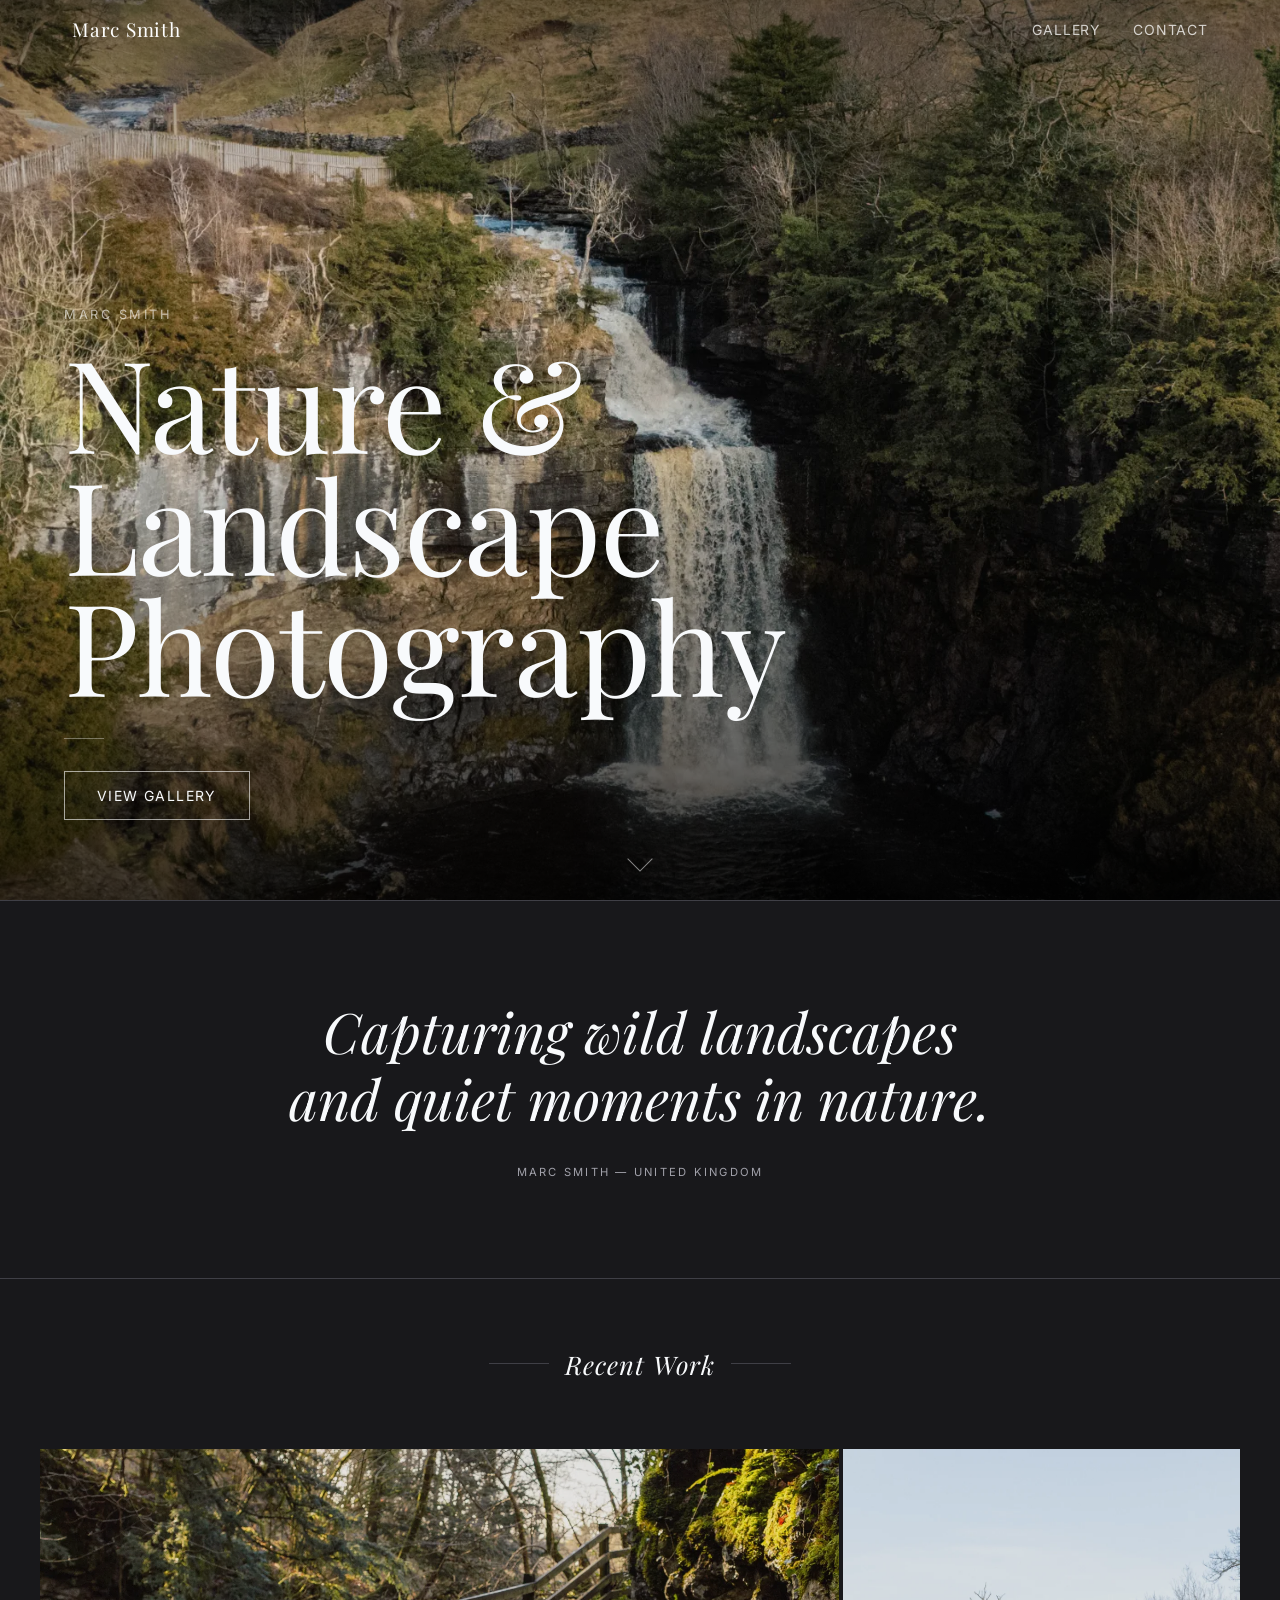
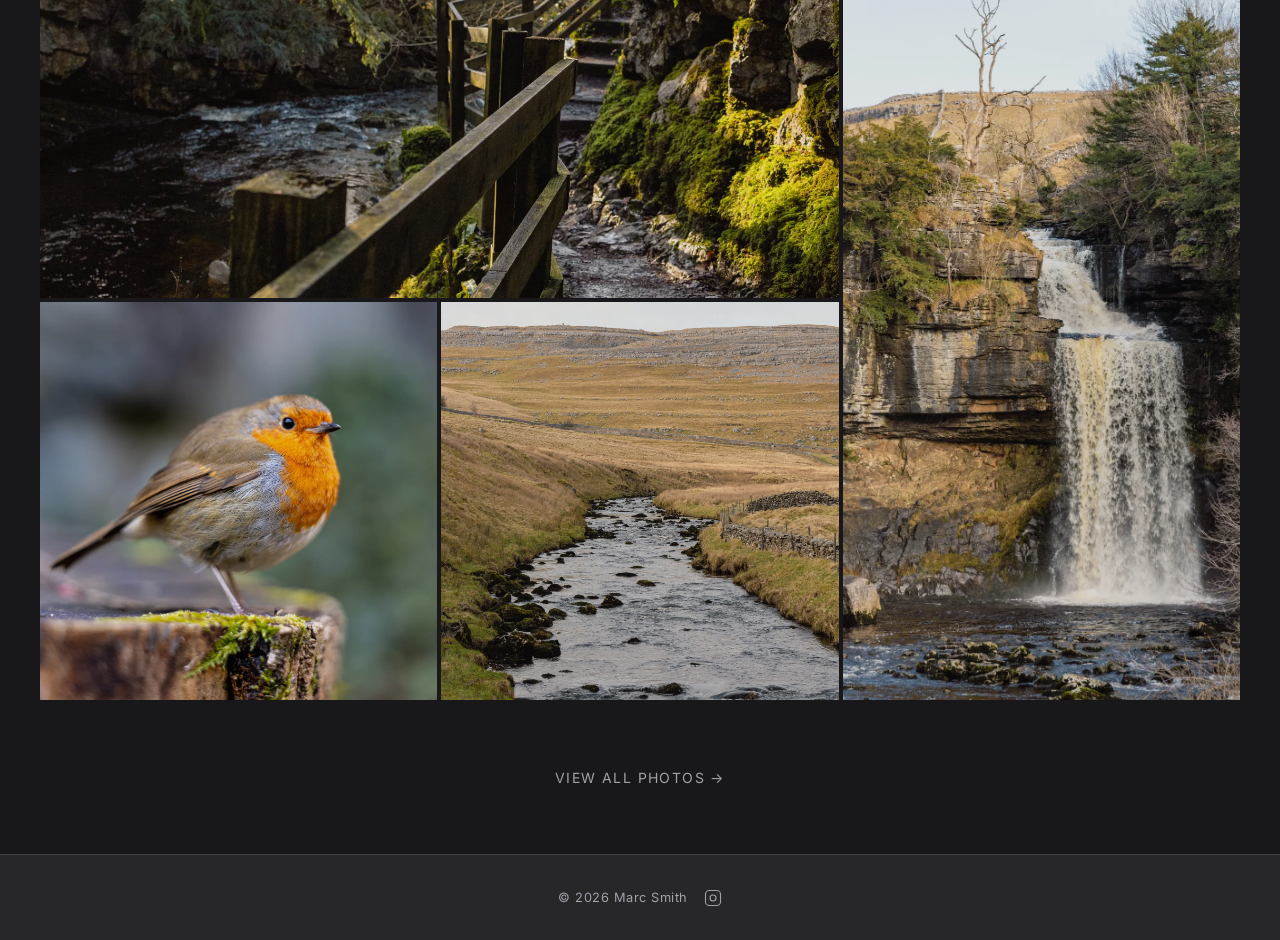
<file: index.html>
<!DOCTYPE html>
<html lang="en">
<head>
  <meta charset="UTF-8">
  <meta name="viewport" content="width=device-width, initial-scale=1.0">
  <title>Photography Portfolio</title>
  <link rel="preconnect" href="https://fonts.googleapis.com">
  <link rel="preconnect" href="https://fonts.gstatic.com" crossorigin>
  <link href="https://fonts.googleapis.com/css2?family=Inter:wght@300;400;500&family=Playfair+Display:wght@300;400&display=swap" rel="stylesheet">
  <link rel="stylesheet" href="styles.css">
</head>
<body>
  <header class="site-header">
    <div class="header-inner">
      <a href="index.html" class="site-logo">Marc Smith</a>
      <nav class="site-nav" aria-label="Main navigation">
        <ul class="nav-list">
          <li><a href="gallery.html" class="nav-link">Gallery</a></li>
          <li><a href="contact.html" class="nav-link">Contact</a></li>
        </ul>
      </nav>
      <button class="nav-toggle" aria-label="Toggle navigation" aria-expanded="false">
        <span class="hamburger-bar"></span>
        <span class="hamburger-bar"></span>
        <span class="hamburger-bar"></span>
      </button>
    </div>
  </header>

  <main class="site-main">
    <section class="hero">
      <div class="hero-content">
        <p class="hero-eyebrow">Marc Smith</p>
        <h1 class="hero-title">Nature &amp;<br>Landscape<br>Photography</h1>
        <span class="hero-rule" aria-hidden="true"></span>
        <a href="gallery.html" class="btn btn-outline">View Gallery</a>
      </div>
      <div class="scroll-indicator" aria-hidden="true">
        <span class="scroll-arrow"></span>
      </div>
    </section>

    <section class="about-teaser fade-in">
      <div class="about-inner">
        <blockquote class="about-quote">
          Capturing wild landscapes<br>and quiet moments in nature.
        </blockquote>
        <cite class="about-cite">Marc Smith &mdash; United Kingdom</cite>
      </div>
    </section>

    <section class="featured">
      <div class="featured-inner">
        <h2 class="featured-title fade-in">Recent Work</h2>
        <div class="featured-grid">
          <a href="gallery.html" class="featured-item fade-in">
            <img src="images/IMG_6391.webp" alt="Featured photograph 1" class="featured-img">
            <span class="featured-overlay">View Gallery</span>
          </a>
          <a href="gallery.html" class="featured-item fade-in">
            <img src="images/IMG_6436.webp" alt="Featured photograph 2" class="featured-img">
            <span class="featured-overlay">View Gallery</span>
          </a>
          <a href="gallery.html" class="featured-item fade-in">
            <img src="images/IMG_6481.webp" alt="Featured photograph 3" class="featured-img">
            <span class="featured-overlay">View Gallery</span>
          </a>
          <a href="gallery.html" class="featured-item fade-in">
            <img src="images/IMG_6445.webp" alt="Featured photograph 4" class="featured-img">
            <span class="featured-overlay">View Gallery</span>
          </a>
        </div>
        <a href="gallery.html" class="view-all-link fade-in">View All Photos &rarr;</a>
      </div>
    </section>
  </main>

  <footer class="site-footer">
    <p>&copy; 2026 Marc Smith</p>
    <a href="https://instagram.com/marcsmithuk" class="social-link" aria-label="Instagram" target="_blank" rel="noopener">
      <svg class="social-icon" viewBox="0 0 24 24" fill="none" stroke="currentColor" stroke-width="1.5" stroke-linecap="round" stroke-linejoin="round" aria-hidden="true">
        <rect x="2" y="2" width="20" height="20" rx="5" ry="5"/>
        <circle cx="12" cy="12" r="4"/>
        <circle cx="17.5" cy="6.5" r="0.5" fill="currentColor" stroke="none"/>
      </svg>
    </a>
  </footer>

  <script src="nav.js"></script>
  <script>
    (function () {
      var els = document.querySelectorAll('.fade-in');
      if (!els.length || !window.IntersectionObserver) return;
      var io = new IntersectionObserver(function (entries) {
        entries.forEach(function (e) {
          if (e.isIntersecting) {
            e.target.classList.add('visible');
            io.unobserve(e.target);
          }
        });
      }, { threshold: 0.15 });
      els.forEach(function (el) { io.observe(el); });
    })();
  </script>
</body>
</html>
</file>
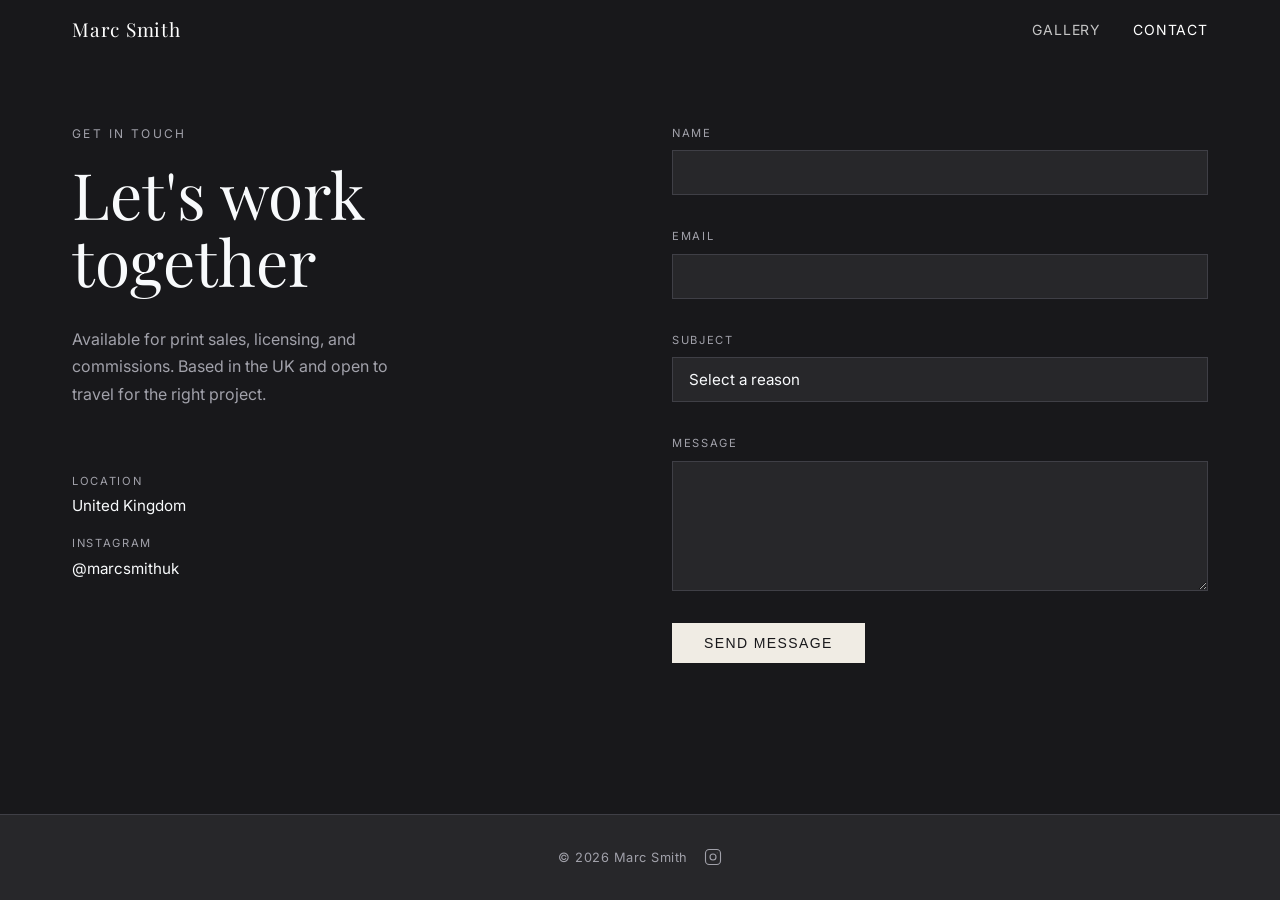
<file: contact.html>
<!DOCTYPE html>
<html lang="en">
<head>
  <meta charset="UTF-8">
  <meta name="viewport" content="width=device-width, initial-scale=1.0">
  <title>Contact — Marc Smith Photography</title>
  <link rel="preconnect" href="https://fonts.googleapis.com">
  <link rel="preconnect" href="https://fonts.gstatic.com" crossorigin>
  <link href="https://fonts.googleapis.com/css2?family=Inter:wght@300;400;500&family=Playfair+Display:wght@300;400&display=swap" rel="stylesheet">
  <link rel="stylesheet" href="styles.css">
</head>
<body>
  <header class="site-header">
    <div class="header-inner">
      <a href="index.html" class="site-logo">Marc Smith</a>
      <nav class="site-nav" aria-label="Main navigation">
        <ul class="nav-list">
          <li><a href="gallery.html" class="nav-link">Gallery</a></li>
          <li><a href="contact.html" class="nav-link active" aria-current="page">Contact</a></li>
        </ul>
      </nav>
      <button class="nav-toggle" aria-label="Toggle navigation" aria-expanded="false">
        <span class="hamburger-bar"></span>
        <span class="hamburger-bar"></span>
        <span class="hamburger-bar"></span>
      </button>
    </div>
  </header>

  <main class="site-main">
    <section class="contact-page">
      <div class="contact-layout">

        <div class="contact-info fade-in">
          <p class="contact-eyebrow">Get in touch</p>
          <h1 class="contact-title">Let's work<br>together</h1>
          <p class="contact-body">Available for print sales, licensing, and commissions. Based in the UK and open to travel for the right project.</p>
          <div class="contact-details">
            <div class="contact-detail">
              <span class="contact-detail-label">Location</span>
              <span class="contact-detail-value">United Kingdom</span>
            </div>
            <div class="contact-detail">
              <span class="contact-detail-label">Instagram</span>
              <a href="https://instagram.com/marcsmithuk" class="contact-detail-value contact-detail-link" target="_blank" rel="noopener">@marcsmithuk</a>
            </div>
          </div>
        </div>

        <div class="contact-form-wrap fade-in">
          <!--
            To make this form work:
            1. Go to formspree.io and sign up (free)
            2. Create a new form and copy your form ID
            3. Replace YOUR_FORM_ID below with your actual ID
          -->
          <form class="contact-form" action="https://formspree.io/f/YOUR_FORM_ID" method="POST">
            <div class="form-group">
              <label class="form-label" for="name">Name</label>
              <input class="form-input" type="text" id="name" name="name" required autocomplete="name">
            </div>
            <div class="form-group">
              <label class="form-label" for="email">Email</label>
              <input class="form-input" type="email" id="email" name="email" required autocomplete="email">
            </div>
            <div class="form-group">
              <label class="form-label" for="subject">Subject</label>
              <select class="form-input form-select" id="subject" name="subject">
                <option value="">Select a reason</option>
                <option value="print">Print purchase</option>
                <option value="licensing">Licensing</option>
                <option value="commission">Commission</option>
                <option value="other">Other</option>
              </select>
            </div>
            <div class="form-group">
              <label class="form-label" for="message">Message</label>
              <textarea class="form-input form-textarea" id="message" name="message" rows="5" required></textarea>
            </div>
            <button class="btn btn-primary form-submit" type="submit">Send Message</button>
          </form>
        </div>

      </div>
    </section>
  </main>

  <footer class="site-footer">
    <p>&copy; 2026 Marc Smith</p>
    <a href="https://instagram.com/marcsmithuk" class="social-link" aria-label="Instagram" target="_blank" rel="noopener">
      <svg class="social-icon" viewBox="0 0 24 24" fill="none" stroke="currentColor" stroke-width="1.5" stroke-linecap="round" stroke-linejoin="round" aria-hidden="true">
        <rect x="2" y="2" width="20" height="20" rx="5" ry="5"/>
        <circle cx="12" cy="12" r="4"/>
        <circle cx="17.5" cy="6.5" r="0.5" fill="currentColor" stroke="none"/>
      </svg>
    </a>
  </footer>

  <script src="nav.js"></script>
  <script>
    (function () {
      var fadeEls = document.querySelectorAll('.fade-in');
      if (!fadeEls.length || !window.IntersectionObserver) return;
      var io = new IntersectionObserver(function (entries) {
        entries.forEach(function (e) {
          if (e.isIntersecting) { e.target.classList.add('visible'); io.unobserve(e.target); }
        });
      }, { threshold: 0.1 });
      fadeEls.forEach(function (el) { io.observe(el); });
    })();
  </script>
</body>
</html>
</file>
<file: styles.css>
/* ============================================================
   CSS Custom Properties — Design Tokens
   ============================================================ */
:root {
  /* Photography Studio palette — skill recommendation */
  --color-bg: #18181b;
  --color-surface: #27272a;
  --color-border: #3f3f46;
  --color-text: #f8fafc;
  --color-text-muted: #a1a1aa;
  --color-accent: #f0ece4;
  --color-btn-bg: #f0ece4;
  --color-btn-text: #18181b;

  /* Playfair Display + Inter — skill recommendation for editorial/luxury */
  --font-family: 'Inter', -apple-system, BlinkMacSystemFont, sans-serif;
  --font-heading: 'Playfair Display', Georgia, serif;
  --font-size-base: 16px;
  --line-height-base: 1.65;

  --header-height: 60px;
  --max-width: 1200px;
  --spacing-sm: 0.5rem;
  --spacing-md: 1rem;
  --spacing-lg: 2rem;
  --spacing-xl: 4rem;
}

/* ============================================================
   Reset & Base
   ============================================================ */
*, *::before, *::after {
  box-sizing: border-box;
  margin: 0;
  padding: 0;
}

html {
  font-size: var(--font-size-base);
  scroll-behavior: smooth;
}

body {
  background-color: var(--color-bg);
  color: var(--color-text);
  font-family: var(--font-family);
  line-height: var(--line-height-base);
  min-height: 100vh;
  display: flex;
  flex-direction: column;
}

a {
  color: inherit;
  text-decoration: none;
}

ul {
  list-style: none;
}

img {
  max-width: 100%;
  height: auto;
  display: block;
}

/* ============================================================
   Site Header
   ============================================================ */
.site-header {
  position: fixed;
  top: 0;
  left: 0;
  right: 0;
  z-index: 100;
  background-color: transparent;
  border-bottom: 1px solid transparent;
  height: var(--header-height);
  transition: background-color 0.4s ease, border-color 0.4s ease;
}

.site-header.scrolled {
  background-color: var(--color-surface);
  border-bottom-color: var(--color-border);
}

.site-header:not(.scrolled) .nav-link {
  color: rgba(255, 255, 255, 0.75);
}

.site-header:not(.scrolled) .nav-link:hover,
.site-header:not(.scrolled) .nav-link.active {
  color: white;
}

.site-header:not(.scrolled) .site-logo {
  color: white;
}

.site-header:not(.scrolled) .hamburger-bar {
  background-color: white;
}

.header-inner {
  display: flex;
  align-items: center;
  justify-content: space-between;
  max-width: var(--max-width);
  margin: 0 auto;
  padding: 0 var(--spacing-lg);
  height: 100%;
}

.site-logo {
  font-family: var(--font-heading);
  font-size: 1.2rem;
  font-weight: 400;
  letter-spacing: 0.04em;
  color: var(--color-accent);
}

/* ============================================================
   Navigation
   ============================================================ */
.nav-list {
  display: flex;
  gap: var(--spacing-lg);
}

.nav-link {
  font-size: 0.875rem;
  letter-spacing: 0.06em;
  text-transform: uppercase;
  color: var(--color-text-muted);
  transition: color 0.2s ease;
}

.nav-link:hover,
.nav-link.active {
  color: var(--color-text);
}

/* Hamburger button — hidden on desktop */
.nav-toggle {
  display: none;
  flex-direction: column;
  justify-content: center;
  gap: 5px;
  background: none;
  border: none;
  cursor: pointer;
  padding: var(--spacing-sm);
  width: 40px;
  height: 40px;
}

.hamburger-bar {
  display: block;
  width: 22px;
  height: 2px;
  background-color: var(--color-text);
  transition: transform 0.2s ease, opacity 0.2s ease;
}

/* ============================================================
   Mobile Navigation (≤ 640px)
   ============================================================ */
@media (max-width: 640px) {
  .nav-toggle {
    display: flex;
  }

  .site-nav {
    display: none;
    position: absolute;
    top: var(--header-height);
    left: 0;
    right: 0;
    background-color: var(--color-surface);
    border-bottom: 1px solid var(--color-border);
    padding: var(--spacing-md) var(--spacing-lg);
  }

  .site-nav.open {
    display: block;
  }

  .nav-list {
    flex-direction: column;
    gap: var(--spacing-md);
  }

  .nav-link {
    font-size: 1rem;
  }
}

/* ============================================================
   Main Content Area
   ============================================================ */
.site-main {
  flex: 1;
}

/* ============================================================
   Hero Section (index.html)
   ============================================================ */
.hero {
  position: relative;
  display: flex;
  align-items: center;
  justify-content: center;
  min-height: 100vh;
  padding: var(--spacing-xl) var(--spacing-lg);
  text-align: center;
  background-image: url('images/DJI_20260128135406_0023_D.webp');
  background-size: cover;
  background-position: center;
}

@media (min-width: 641px) {
  .hero {
    background-attachment: fixed;
  }
}

.hero::before {
  content: '';
  position: absolute;
  inset: 0;
  background: linear-gradient(
    to bottom,
    rgba(0, 0, 0, 0.5) 0%,
    rgba(0, 0, 0, 0.05) 25%,
    rgba(0, 0, 0, 0.05) 50%,
    rgba(0, 0, 0, 0.75) 100%
  );
}

.hero-content {
  position: absolute;
  bottom: 5rem;
  left: clamp(1.5rem, 5vw, 5rem);
  z-index: 1;
  text-align: left;
  animation: fadeInUp 0.9s ease both;
}

.hero-eyebrow {
  font-size: 0.8rem;
  letter-spacing: 0.2em;
  text-transform: uppercase;
  color: rgba(255, 255, 255, 0.6);
  margin-bottom: 1rem;
}

.hero-title {
  font-family: var(--font-heading);
  font-size: clamp(4rem, 10vw, 9rem);
  font-weight: 300;
  letter-spacing: -0.01em;
  line-height: 0.95;
  margin-bottom: var(--spacing-lg);
  color: var(--color-text);
}

.hero-rule {
  display: block;
  width: 40px;
  height: 1px;
  background: rgba(255, 255, 255, 0.35);
  margin-bottom: var(--spacing-lg);
}

.scroll-indicator {
  position: absolute;
  bottom: 2rem;
  left: 50%;
  transform: translateX(-50%);
  z-index: 1;
}

.scroll-arrow {
  display: block;
  width: 18px;
  height: 18px;
  border-right: 1.5px solid rgba(255, 255, 255, 0.5);
  border-bottom: 1.5px solid rgba(255, 255, 255, 0.5);
  transform: rotate(45deg);
  animation: scrollBounce 1.6s ease infinite;
}

@keyframes scrollBounce {
  0%, 100% { transform: rotate(45deg) translateY(0); opacity: 0.5; }
  50%       { transform: rotate(45deg) translateY(7px); opacity: 1; }
}

/* ============================================================
   About Teaser (index.html)
   ============================================================ */
.about-teaser {
  padding: calc(var(--spacing-xl) * 1.5) var(--spacing-lg);
  text-align: center;
  border-top: 1px solid var(--color-border);
  border-bottom: 1px solid var(--color-border);
}

.about-inner {
  max-width: 820px;
  margin: 0 auto;
}

.about-quote {
  font-family: var(--font-heading);
  font-size: clamp(2rem, 4.5vw, 3.5rem);
  font-weight: 300;
  font-style: italic;
  color: var(--color-text);
  line-height: 1.2;
  margin: 0 auto var(--spacing-lg);
  quotes: none;
}

.about-cite {
  display: block;
  font-size: 0.7rem;
  letter-spacing: 0.2em;
  text-transform: uppercase;
  color: var(--color-text-muted);
  font-style: normal;
}

/* ============================================================
   Featured Section (index.html)
   ============================================================ */
.featured {
  padding: var(--spacing-xl) 0;
}

.featured-inner {
  max-width: var(--max-width);
  margin: 0 auto;
  text-align: center;
  padding: 0 var(--spacing-lg);
}

.featured-inner > .featured-grid {
  padding: 0;
  margin-left: calc(-1 * var(--spacing-lg));
  margin-right: calc(-1 * var(--spacing-lg));
  width: calc(100% + var(--spacing-lg) * 2);
}

.featured-title {
  font-family: var(--font-heading);
  font-size: clamp(1.2rem, 2vw, 1.6rem);
  font-weight: 400;
  font-style: italic;
  letter-spacing: 0.04em;
  margin-bottom: var(--spacing-xl);
  color: var(--color-text);
  display: flex;
  align-items: center;
  justify-content: center;
  gap: var(--spacing-md);
}

.featured-title::before,
.featured-title::after {
  content: '';
  height: 1px;
  width: 60px;
  background: var(--color-border);
  flex-shrink: 0;
}

.featured-grid {
  display: grid;
  grid-template-columns: 1fr 1fr 1fr;
  grid-template-rows: auto auto;
  gap: 4px;
  margin-bottom: var(--spacing-xl);
}

.featured-item {
  position: relative;
  display: block;
  overflow: hidden;
  background-color: var(--color-surface);
}

/* Wide — top left, spans 2 cols */
.featured-item:nth-child(1) { grid-column: 1 / 3; grid-row: 1; aspect-ratio: 16 / 9; }
/* Tall — right col, spans 2 rows */
.featured-item:nth-child(2) { grid-column: 3; grid-row: 1 / 3; min-height: 400px; }
/* Two squares — bottom left */
.featured-item:nth-child(3) { grid-column: 1; grid-row: 2; aspect-ratio: 1; }
.featured-item:nth-child(4) { grid-column: 2; grid-row: 2; aspect-ratio: 1; }

.featured-img {
  width: 100%;
  height: 100%;
  object-fit: cover;
  opacity: 0.9;
  transition: transform 0.3s ease, opacity 0.3s ease;
}

.featured-overlay {
  position: absolute;
  inset: 0;
  display: flex;
  align-items: center;
  justify-content: center;
  background: rgba(0, 0, 0, 0);
  color: white;
  font-size: 0.7rem;
  letter-spacing: 0.2em;
  text-transform: uppercase;
  opacity: 0;
  transition: opacity 0.3s ease, background 0.3s ease;
}

.featured-item:hover .featured-img {
  transform: scale(1.04);
  opacity: 1;
}

.featured-item:hover .featured-overlay {
  opacity: 1;
  background: rgba(0, 0, 0, 0.35);
}

@media (max-width: 640px) {
  .featured-grid {
    grid-template-columns: 1fr;
  }

  .featured-item:nth-child(1),
  .featured-item:nth-child(2),
  .featured-item:nth-child(3),
  .featured-item:nth-child(4) {
    grid-column: 1;
    grid-row: auto;
    aspect-ratio: 3 / 2;
    min-height: auto;
  }
}

/* ============================================================
   Fade-in utility
   ============================================================ */
@keyframes fadeInUp {
  from { opacity: 0; transform: translateY(24px); }
  to   { opacity: 1; transform: translateY(0); }
}

.fade-in {
  opacity: 0;
  transform: translateY(20px);
  transition: opacity 0.4s ease, transform 0.4s ease;
}

.fade-in.visible {
  opacity: 1;
  transform: none;
}

/* ============================================================
   Buttons & Links
   ============================================================ */
.btn {
  display: inline-block;
  padding: 0.75rem 2rem;
  font-size: 0.875rem;
  letter-spacing: 0.1em;
  text-transform: uppercase;
  cursor: pointer;
  border: none;
}

.btn-primary {
  background-color: var(--color-btn-bg);
  color: var(--color-btn-text);
  transition: opacity 0.2s ease;
}

.btn-primary:hover {
  opacity: 0.85;
}

.btn-outline {
  background: transparent;
  border: 1px solid rgba(255, 255, 255, 0.6);
  color: var(--color-text);
  transition: background 0.25s ease, border-color 0.25s ease;
}

.btn-outline:hover {
  background: rgba(255, 255, 255, 0.1);
  border-color: var(--color-text);
}

.view-all-link {
  display: inline-block;
  font-size: 0.875rem;
  letter-spacing: 0.1em;
  text-transform: uppercase;
  color: var(--color-text-muted);
  transition: color 0.2s ease;
}

.view-all-link:hover {
  color: var(--color-text);
}

/* ============================================================
   Inner Page Sections (gallery.html, contact.html)
   ============================================================ */
.page-section {
  max-width: var(--max-width);
  margin: 0 auto;
  padding: calc(var(--spacing-xl) + var(--header-height)) var(--spacing-lg) var(--spacing-xl);
}

.page-title {
  font-size: clamp(1.5rem, 3vw, 2.5rem);
  font-weight: 300;
  letter-spacing: 0.02em;
  margin-bottom: var(--spacing-xl);
  color: var(--color-text);
}

/* ============================================================
   Gallery Page
   ============================================================ */
.gallery-layout {
  display: grid;
  grid-template-columns: 160px 1fr;
  padding-top: var(--header-height);
  min-height: calc(100vh - var(--header-height));
}

.gallery-sidebar {
  position: sticky;
  top: var(--header-height);
  height: calc(100vh - var(--header-height));
  padding: var(--spacing-xl) var(--spacing-lg);
  border-right: 1px solid var(--color-border);
  display: flex;
  flex-direction: column;
}

.gallery-sidebar-title {
  font-family: var(--font-heading);
  font-size: 1rem;
  font-weight: 400;
  letter-spacing: 0.06em;
  text-transform: uppercase;
  color: var(--color-text-muted);
  margin-bottom: var(--spacing-xl);
}

.gallery-filters {
  display: flex;
  flex-direction: column;
  gap: 0.2rem;
}

.filter-btn {
  background: none;
  border: none;
  color: var(--color-text-muted);
  font-size: 0.8rem;
  letter-spacing: 0.08em;
  text-transform: uppercase;
  padding: 0.4rem 0;
  cursor: pointer;
  text-align: left;
  transition: color 0.2s ease;
}

.filter-btn:hover {
  color: var(--color-text);
}

.filter-btn.active {
  color: var(--color-text);
}

.filter-count {
  font-size: 0.65rem;
  color: var(--color-text-muted);
  margin-left: 0.3rem;
}

.gallery-grid {
  display: grid;
  grid-template-columns: repeat(3, 1fr);
  gap: 4px;
  padding: var(--spacing-xl) var(--spacing-lg) var(--spacing-xl) var(--spacing-md);
  align-content: start;
}

@media (max-width: 768px) {
  .gallery-layout {
    grid-template-columns: 1fr;
  }

  .gallery-sidebar {
    position: static;
    height: auto;
    flex-direction: row;
    align-items: center;
    justify-content: space-between;
    padding: var(--spacing-md) var(--spacing-lg);
    border-right: none;
    border-bottom: 1px solid var(--color-border);
  }

  .gallery-sidebar-title {
    margin-bottom: 0;
  }

  .gallery-filters {
    flex-direction: row;
    gap: var(--spacing-sm);
  }

  .gallery-grid {
    padding: var(--spacing-md) var(--spacing-sm);
    grid-template-columns: repeat(2, 1fr);
  }
}

.gallery-item {
  position: relative;
  overflow: hidden;
  cursor: pointer;
  background-color: var(--color-surface);
  aspect-ratio: 3 / 2;
}

.gallery-item img {
  width: 100%;
  height: 100%;
  object-fit: cover;
  transition: transform 0.3s ease, opacity 0.25s ease;
  opacity: 0.88;
}

.gallery-item-overlay {
  position: absolute;
  inset: 0;
  background: rgba(0, 0, 0, 0);
  transition: background 0.3s ease;
}

.gallery-item:hover img {
  transform: scale(1.04);
  opacity: 1;
}

.gallery-item:hover .gallery-item-overlay {
  background: rgba(0, 0, 0, 0.15);
}

@media (max-width: 640px) {
  .gallery-grid {
    grid-template-columns: repeat(2, 1fr);
  }
}

/* ============================================================
   Lightbox
   ============================================================ */
.lightbox {
  position: fixed;
  inset: 0;
  z-index: 1000;
  background: rgba(0, 0, 0, 0.95);
  display: flex;
  align-items: center;
  justify-content: center;
  opacity: 0;
  pointer-events: none;
  transition: opacity 0.3s ease;
}

.lightbox.active {
  opacity: 1;
  pointer-events: all;
}

.lightbox-inner {
  max-width: 90vw;
  max-height: 90vh;
  display: flex;
  align-items: center;
  justify-content: center;
}

.lightbox-img {
  max-width: 90vw;
  max-height: 90vh;
  object-fit: contain;
  display: block;
}

.lightbox-close,
.lightbox-prev,
.lightbox-next {
  position: absolute;
  background: none;
  border: none;
  color: rgba(255, 255, 255, 0.7);
  cursor: pointer;
  font-size: 1.5rem;
  padding: 1rem;
  transition: color 0.2s ease;
  line-height: 1;
}

.lightbox-close:hover,
.lightbox-prev:hover,
.lightbox-next:hover {
  color: white;
}

.lightbox-close { top: 1rem; right: 1rem; font-size: 2rem; }
.lightbox-prev  { left: 1rem; top: 50%; transform: translateY(-50%); font-size: 2rem; }
.lightbox-next  { right: 1rem; top: 50%; transform: translateY(-50%); font-size: 2rem; }

/* ============================================================
   Contact Page
   ============================================================ */
.contact-page {
  padding-top: calc(var(--header-height) + var(--spacing-xl));
  padding-bottom: var(--spacing-xl);
}

.contact-layout {
  max-width: var(--max-width);
  margin: 0 auto;
  padding: 0 var(--spacing-lg);
  display: grid;
  grid-template-columns: 1fr 1fr;
  gap: var(--spacing-xl);
  align-items: start;
}

.contact-eyebrow {
  font-size: 0.75rem;
  letter-spacing: 0.2em;
  text-transform: uppercase;
  color: var(--color-text-muted);
  margin-bottom: var(--spacing-md);
}

.contact-title {
  font-family: var(--font-heading);
  font-size: clamp(2.5rem, 5vw, 4.5rem);
  font-weight: 300;
  line-height: 1.05;
  color: var(--color-text);
  margin-bottom: var(--spacing-lg);
}

.contact-body {
  color: var(--color-text-muted);
  font-size: 1rem;
  line-height: 1.7;
  margin-bottom: var(--spacing-xl);
  max-width: 360px;
}

.contact-details {
  display: flex;
  flex-direction: column;
  gap: var(--spacing-md);
}

.contact-detail {
  display: flex;
  flex-direction: column;
  gap: 0.2rem;
}

.contact-detail-label {
  font-size: 0.7rem;
  letter-spacing: 0.15em;
  text-transform: uppercase;
  color: var(--color-text-muted);
}

.contact-detail-value {
  font-size: 0.95rem;
  color: var(--color-text);
}

.contact-detail-link:hover {
  color: var(--color-accent);
}

.contact-form {
  display: flex;
  flex-direction: column;
  gap: var(--spacing-lg);
}

.form-group {
  display: flex;
  flex-direction: column;
  gap: 0.5rem;
}

.form-label {
  font-size: 0.7rem;
  letter-spacing: 0.15em;
  text-transform: uppercase;
  color: var(--color-text-muted);
}

.form-input {
  background: var(--color-surface);
  border: 1px solid var(--color-border);
  color: var(--color-text);
  font-family: var(--font-family);
  font-size: 0.95rem;
  padding: 0.75rem 1rem;
  outline: none;
  transition: border-color 0.2s ease;
  width: 100%;
  -webkit-appearance: none;
}

.form-input:focus {
  border-color: var(--color-text-muted);
}

.form-select {
  cursor: pointer;
}

.form-textarea {
  resize: vertical;
  min-height: 130px;
}

.form-submit {
  align-self: flex-start;
}

@media (max-width: 768px) {
  .contact-layout {
    grid-template-columns: 1fr;
  }
}

/* ============================================================
   Footer
   ============================================================ */
.site-footer {
  background-color: var(--color-surface);
  border-top: 1px solid var(--color-border);
  padding: var(--spacing-lg);
  text-align: center;
  color: var(--color-text-muted);
  font-size: 0.8rem;
  letter-spacing: 0.04em;
  display: flex;
  align-items: center;
  justify-content: center;
  gap: var(--spacing-md);
}

.social-link {
  color: var(--color-text-muted);
  transition: color 0.2s ease;
}

.social-link:hover {
  color: var(--color-text);
}

.social-icon {
  width: 18px;
  height: 18px;
  display: block;
}

/* ============================================================
   Responsive — Tablet adjustments (641px – 1024px)
   ============================================================ */
@media (min-width: 641px) and (max-width: 1024px) {
  .header-inner {
    padding: 0 var(--spacing-lg);
  }

  .page-section {
    padding: var(--spacing-xl) var(--spacing-lg);
  }
}

/* ============================================================
   Focus States — Accessibility (skill: focus-states)
   ============================================================ */
:focus-visible {
  outline: 2px solid var(--color-accent);
  outline-offset: 3px;
}

.filter-btn:focus-visible,
.nav-link:focus-visible,
.btn:focus-visible,
.lightbox-close:focus-visible,
.lightbox-prev:focus-visible,
.lightbox-next:focus-visible {
  outline: 2px solid var(--color-accent);
  outline-offset: 3px;
}

/* ============================================================
   Touch Targets — min 44x44px (skill: touch-target-size)
   ============================================================ */
.filter-btn {
  min-height: 44px;
  min-width: 44px;
}

.nav-toggle {
  min-height: 44px;
  min-width: 44px;
}

/* ============================================================
   Reduced Motion (skill: reduced-motion)
   ============================================================ */
@media (prefers-reduced-motion: reduce) {
  *, *::before, *::after {
    animation-duration: 0.01ms !important;
    animation-iteration-count: 1 !important;
    transition-duration: 0.01ms !important;
  }

  .hero-content {
    animation: none;
  }

  .scroll-arrow {
    animation: none;
  }
}
</file>
